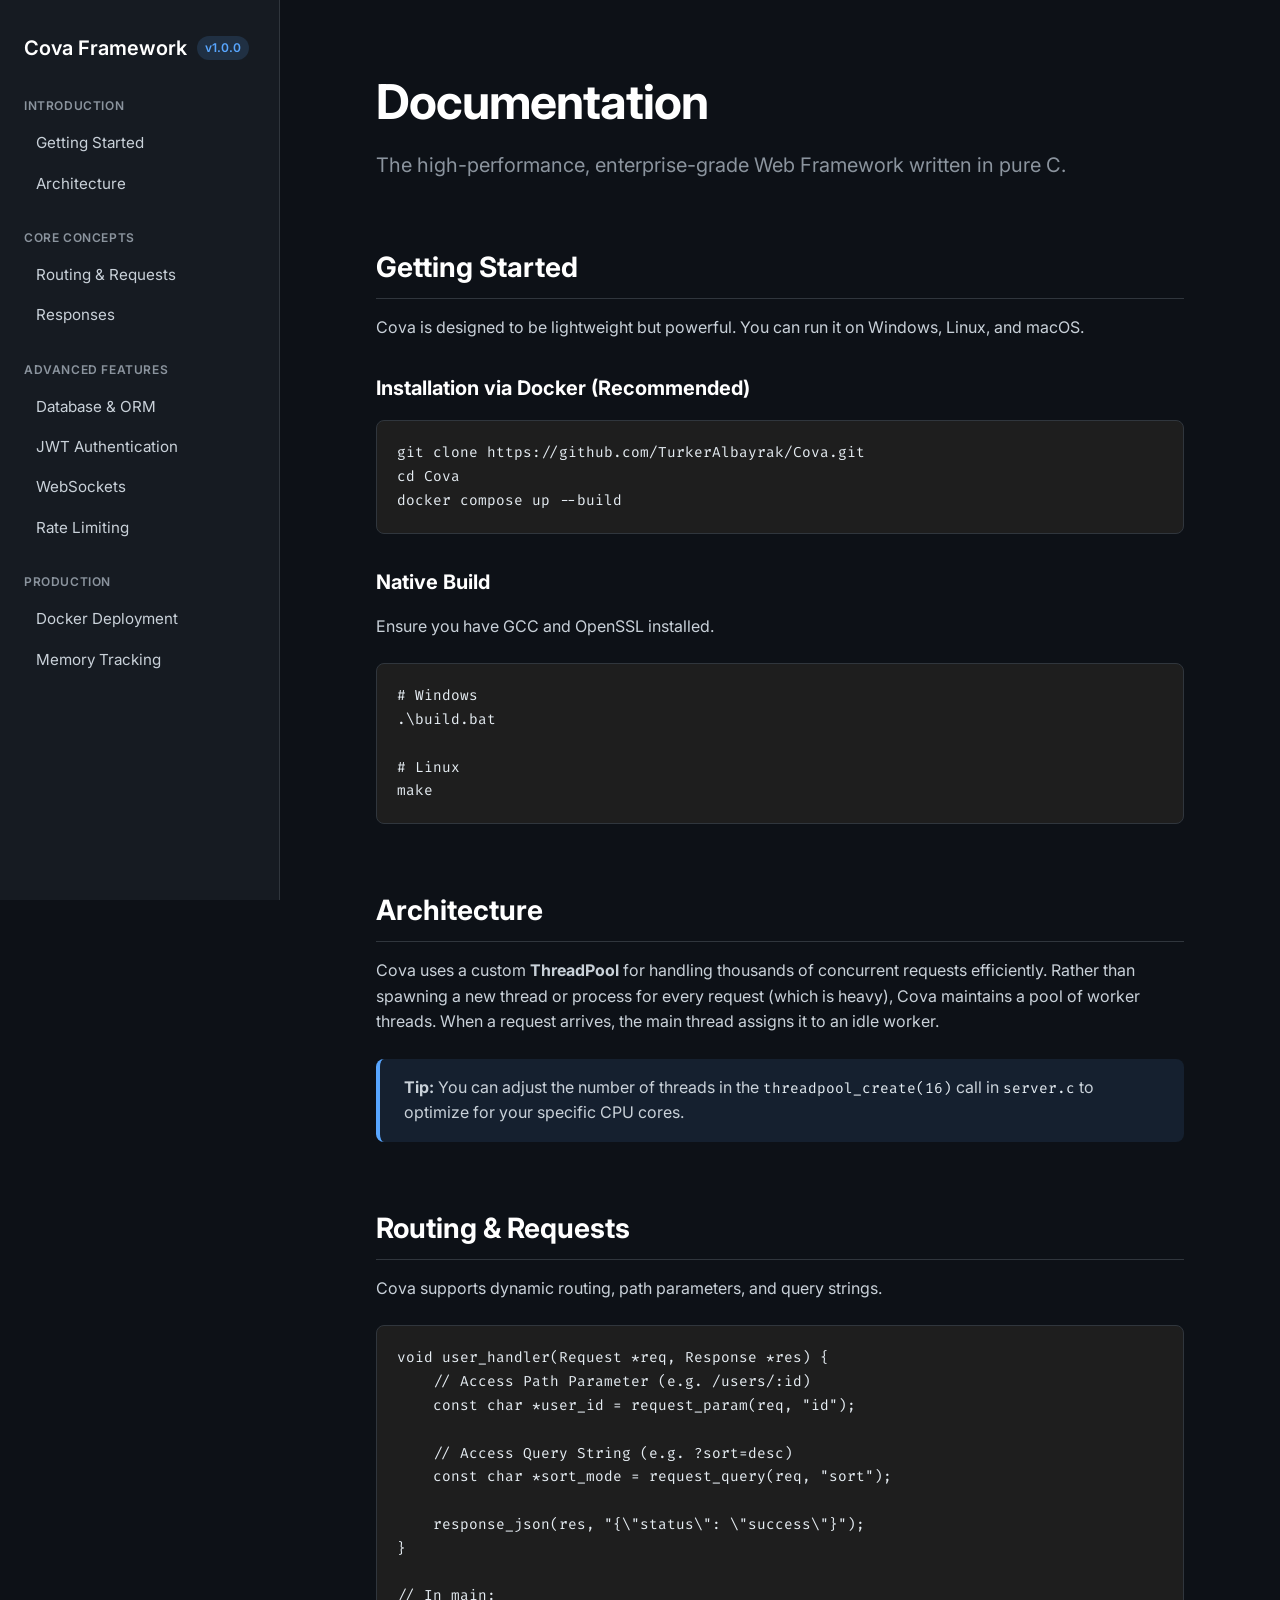
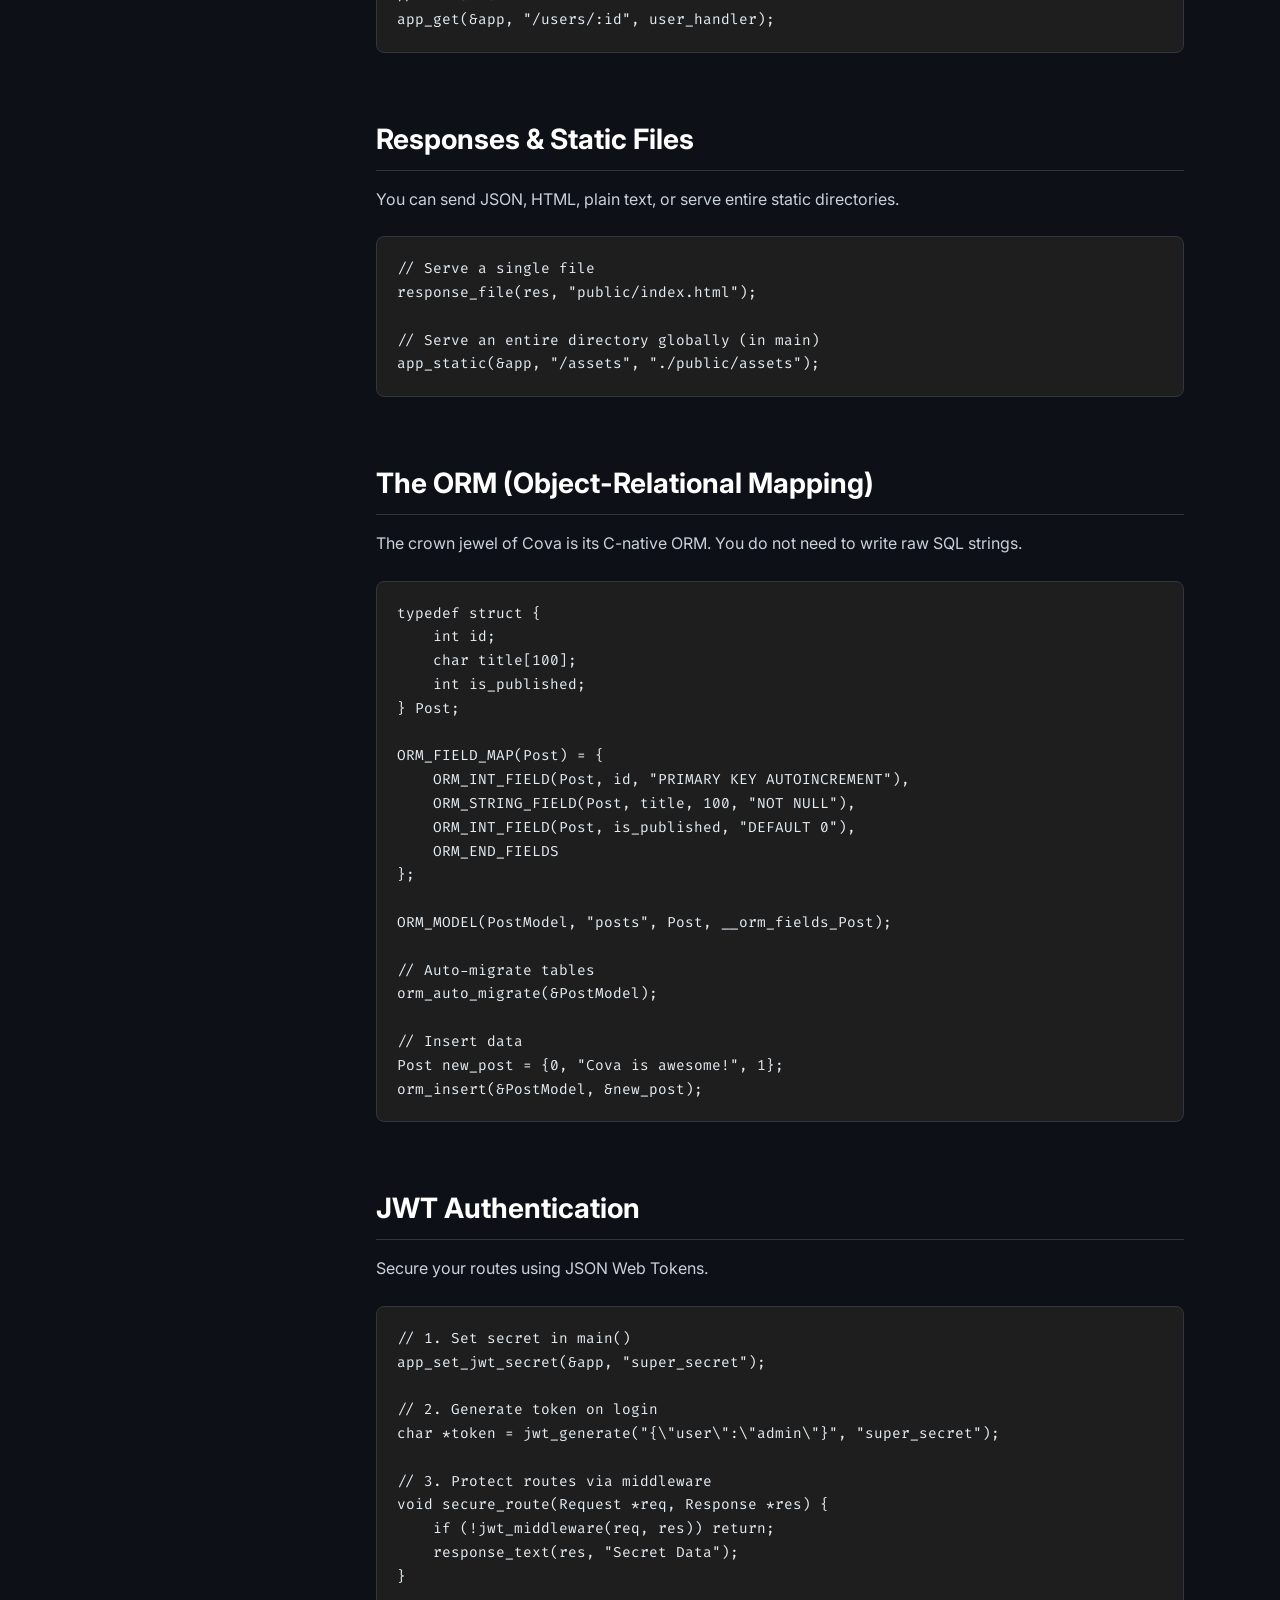
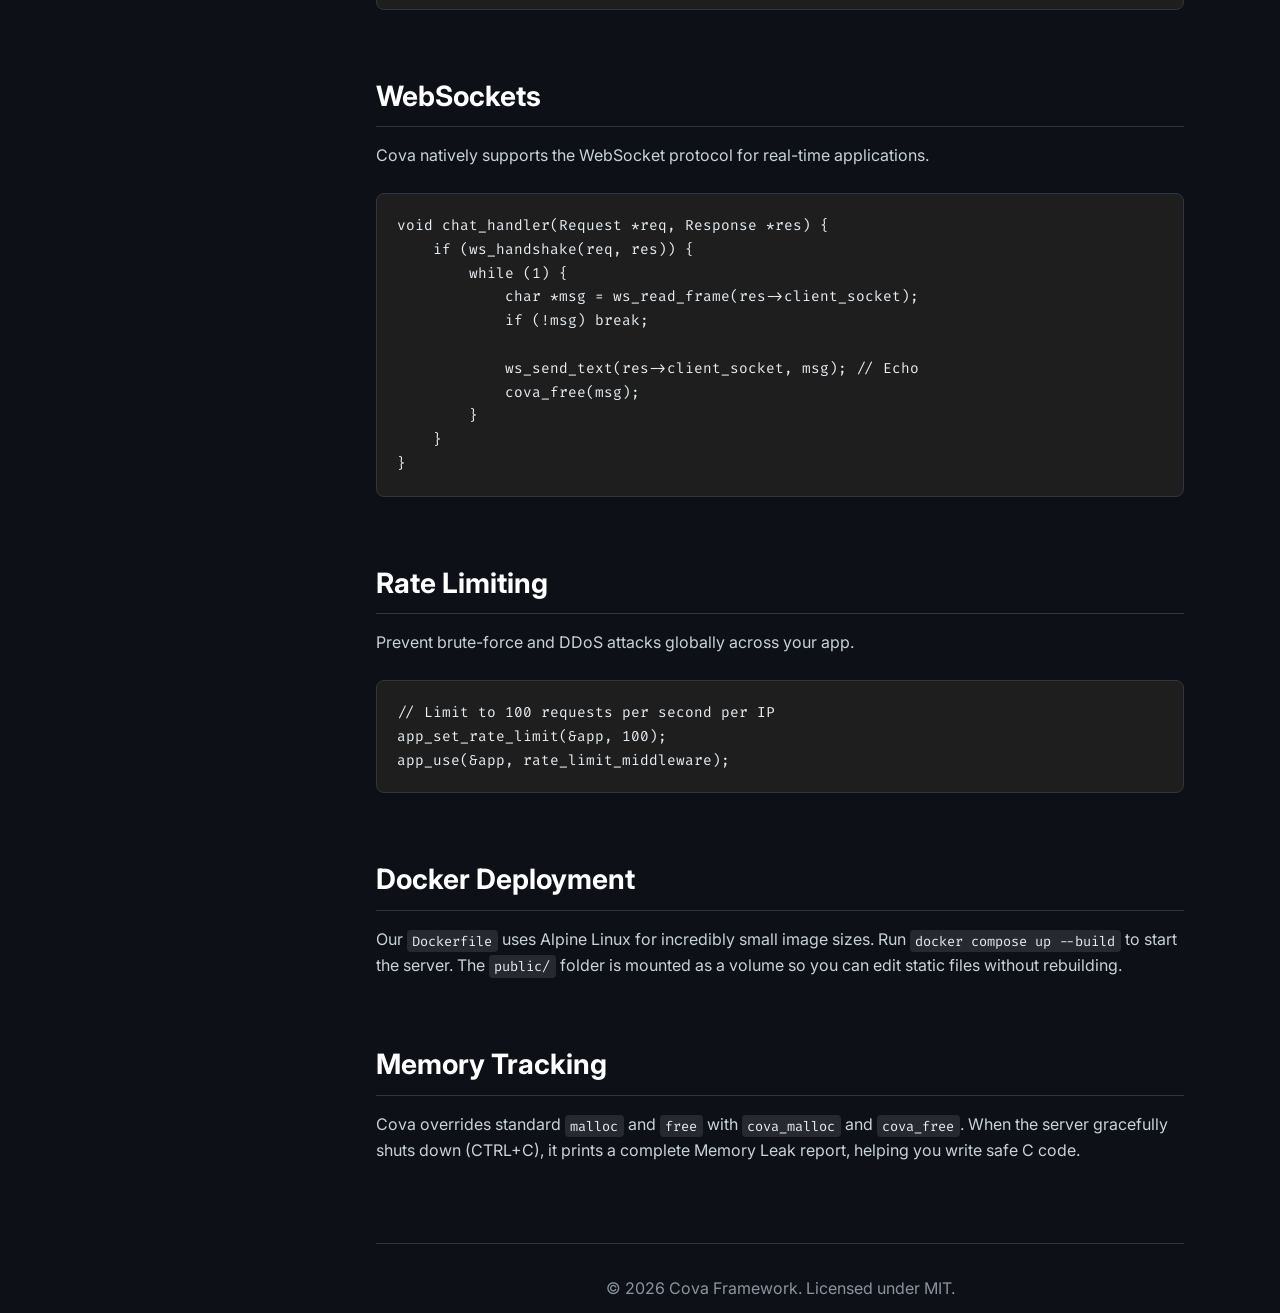
<file: docs/index.html>
<!DOCTYPE html>
<html lang="en">
<head>
    <meta charset="UTF-8">
    <meta name="viewport" content="width=device-width, initial-scale=1.0">
    <title>Cova Framework Documentation</title>
    <link rel="stylesheet" href="style.css">
    <link rel="preconnect" href="https://fonts.googleapis.com">
    <link rel="preconnect" href="https://fonts.gstatic.com" crossorigin>
    <link href="https://fonts.googleapis.com/css2?family=Inter:wght@300;400;500;600;700&family=Fira+Code:wght@400;500&display=swap" rel="stylesheet">
</head>
<body>
    <div class="app-container">
        <!-- Sidebar -->
        <aside class="sidebar">
            <div class="sidebar-header">
                <h2>Cova Framework</h2>
                <span class="badge">v1.0.0</span>
            </div>
            <nav class="sidebar-nav">
                <ul>
                    <li class="nav-title">Introduction</li>
                    <li><a href="#getting-started" class="active">Getting Started</a></li>
                    <li><a href="#architecture">Architecture</a></li>
                    
                    <li class="nav-title">Core Concepts</li>
                    <li><a href="#routing">Routing & Requests</a></li>
                    <li><a href="#responses">Responses</a></li>
                    
                    <li class="nav-title">Advanced Features</li>
                    <li><a href="#orm">Database & ORM</a></li>
                    <li><a href="#jwt">JWT Authentication</a></li>
                    <li><a href="#websockets">WebSockets</a></li>
                    <li><a href="#rate-limiting">Rate Limiting</a></li>
                    
                    <li class="nav-title">Production</li>
                    <li><a href="#docker">Docker Deployment</a></li>
                    <li><a href="#memory-tracking">Memory Tracking</a></li>
                </ul>
            </nav>
        </aside>

        <!-- Main Content -->
        <main class="content">
            <div class="content-header">
                <h1>Documentation</h1>
                <p>The high-performance, enterprise-grade Web Framework written in pure C.</p>
            </div>

            <section id="getting-started" class="doc-section">
                <h2>Getting Started</h2>
                <p>Cova is designed to be lightweight but powerful. You can run it on Windows, Linux, and macOS.</p>
                
                <h3>Installation via Docker (Recommended)</h3>
                <pre><code>git clone https://github.com/TurkerAlbayrak/Cova.git
cd Cova
docker compose up --build</code></pre>
                
                <h3>Native Build</h3>
                <p>Ensure you have GCC and OpenSSL installed.</p>
                <pre><code># Windows
.\build.bat

# Linux
make</code></pre>
            </section>

            <section id="architecture" class="doc-section">
                <h2>Architecture</h2>
                <p>Cova uses a custom <strong>ThreadPool</strong> for handling thousands of concurrent requests efficiently. Rather than spawning a new thread or process for every request (which is heavy), Cova maintains a pool of worker threads. When a request arrives, the main thread assigns it to an idle worker.</p>
                <div class="alert alert-info">
                    <strong>Tip:</strong> You can adjust the number of threads in the <code>threadpool_create(16)</code> call in <code>server.c</code> to optimize for your specific CPU cores.
                </div>
            </section>

            <section id="routing" class="doc-section">
                <h2>Routing & Requests</h2>
                <p>Cova supports dynamic routing, path parameters, and query strings.</p>
                <pre><code>void user_handler(Request *req, Response *res) {
    // Access Path Parameter (e.g. /users/:id)
    const char *user_id = request_param(req, "id");
    
    // Access Query String (e.g. ?sort=desc)
    const char *sort_mode = request_query(req, "sort");
    
    response_json(res, "{\"status\": \"success\"}");
}

// In main:
app_get(&app, "/users/:id", user_handler);</code></pre>
            </section>

            <section id="responses" class="doc-section">
                <h2>Responses & Static Files</h2>
                <p>You can send JSON, HTML, plain text, or serve entire static directories.</p>
                <pre><code>// Serve a single file
response_file(res, "public/index.html");

// Serve an entire directory globally (in main)
app_static(&app, "/assets", "./public/assets");</code></pre>
            </section>

            <section id="orm" class="doc-section">
                <h2>The ORM (Object-Relational Mapping)</h2>
                <p>The crown jewel of Cova is its C-native ORM. You do not need to write raw SQL strings.</p>
                <pre><code>typedef struct {
    int id;
    char title[100];
    int is_published;
} Post;

ORM_FIELD_MAP(Post) = {
    ORM_INT_FIELD(Post, id, "PRIMARY KEY AUTOINCREMENT"),
    ORM_STRING_FIELD(Post, title, 100, "NOT NULL"),
    ORM_INT_FIELD(Post, is_published, "DEFAULT 0"),
    ORM_END_FIELDS
};

ORM_MODEL(PostModel, "posts", Post, __orm_fields_Post);

// Auto-migrate tables
orm_auto_migrate(&PostModel);

// Insert data
Post new_post = {0, "Cova is awesome!", 1};
orm_insert(&PostModel, &new_post);</code></pre>
            </section>

            <section id="jwt" class="doc-section">
                <h2>JWT Authentication</h2>
                <p>Secure your routes using JSON Web Tokens.</p>
                <pre><code>// 1. Set secret in main()
app_set_jwt_secret(&app, "super_secret");

// 2. Generate token on login
char *token = jwt_generate("{\"user\":\"admin\"}", "super_secret");

// 3. Protect routes via middleware
void secure_route(Request *req, Response *res) {
    if (!jwt_middleware(req, res)) return;
    response_text(res, "Secret Data");
}</code></pre>
            </section>

            <section id="websockets" class="doc-section">
                <h2>WebSockets</h2>
                <p>Cova natively supports the WebSocket protocol for real-time applications.</p>
                <pre><code>void chat_handler(Request *req, Response *res) {
    if (ws_handshake(req, res)) {
        while (1) {
            char *msg = ws_read_frame(res->client_socket);
            if (!msg) break;
            
            ws_send_text(res->client_socket, msg); // Echo
            cova_free(msg);
        }
    }
}</code></pre>
            </section>
            
            <section id="rate-limiting" class="doc-section">
                <h2>Rate Limiting</h2>
                <p>Prevent brute-force and DDoS attacks globally across your app.</p>
                <pre><code>// Limit to 100 requests per second per IP
app_set_rate_limit(&app, 100);
app_use(&app, rate_limit_middleware);</code></pre>
            </section>

            <section id="docker" class="doc-section">
                <h2>Docker Deployment</h2>
                <p>Our <code>Dockerfile</code> uses Alpine Linux for incredibly small image sizes. Run <code>docker compose up --build</code> to start the server. The <code>public/</code> folder is mounted as a volume so you can edit static files without rebuilding.</p>
            </section>
            
            <section id="memory-tracking" class="doc-section">
                <h2>Memory Tracking</h2>
                <p>Cova overrides standard <code>malloc</code> and <code>free</code> with <code>cova_malloc</code> and <code>cova_free</code>. When the server gracefully shuts down (CTRL+C), it prints a complete Memory Leak report, helping you write safe C code.</p>
            </section>

            <footer>
                <p>&copy; 2026 Cova Framework. Licensed under MIT.</p>
            </footer>
        </main>
    </div>
    
    <script src="script.js"></script>
</body>
</html>
</file>
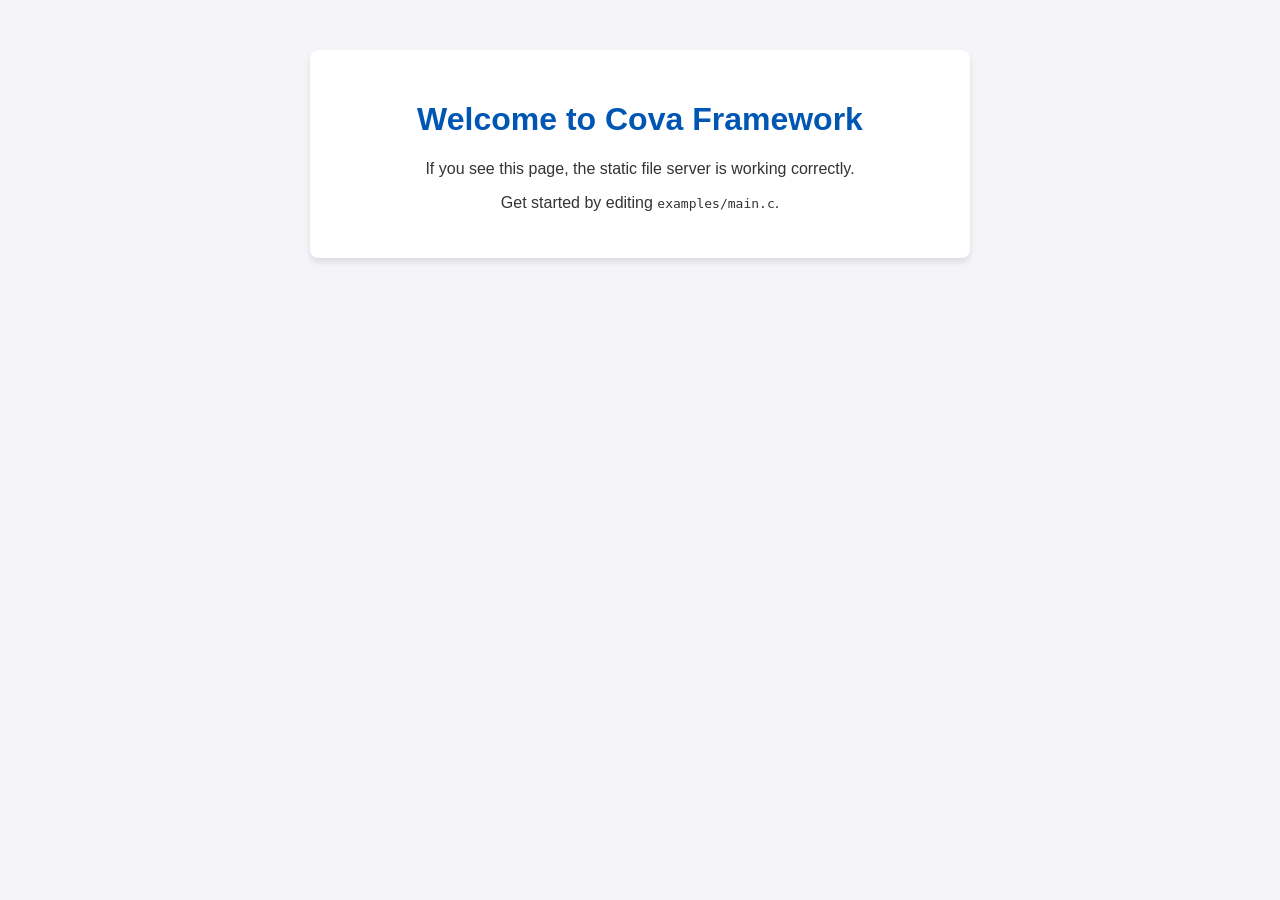
<file: public/index.html>
<!DOCTYPE html>
<html>
<head>
    <title>Cova Framework</title>
    <style>
        body {
            font-family: Arial, sans-serif;
            background-color: #f4f4f9;
            color: #333;
            margin: 0;
            padding: 50px;
            text-align: center;
        }
        h1 {
            color: #0056b3;
        }
        .container {
            background: #fff;
            padding: 30px;
            border-radius: 8px;
            box-shadow: 0 4px 6px rgba(0,0,0,0.1);
            max-width: 600px;
            margin: auto;
        }
    </style>
</head>
<body>
    <div class="container">
        <h1>Welcome to Cova Framework</h1>
        <p>If you see this page, the static file server is working correctly.</p>
        <p>Get started by editing <code>examples/main.c</code>.</p>
    </div>
</body>
</html>
</file>
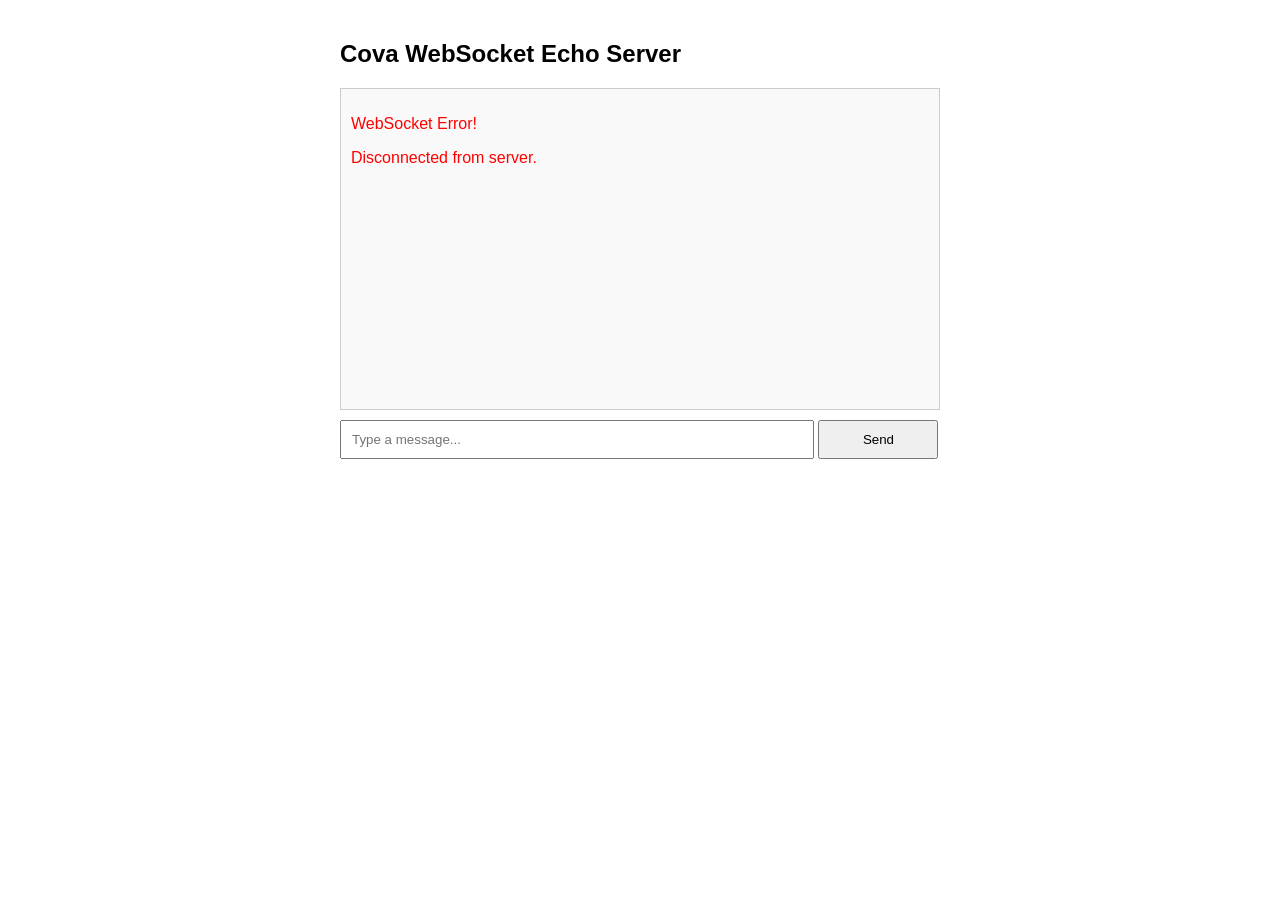
<file: public/chat.html>
<!DOCTYPE html>
<html>
<head>
    <title>Cova WebSocket Test</title>
    <style>
        body { font-family: Arial, sans-serif; padding: 20px; max-width: 600px; margin: auto; }
        #chat { height: 300px; border: 1px solid #ccc; padding: 10px; overflow-y: auto; margin-bottom: 10px; background: #f9f9f9; }
        input[type="text"] { width: 75%; padding: 10px; }
        button { width: 20%; padding: 10px; cursor: pointer; }
    </style>
</head>
<body>
    <h2>Cova WebSocket Echo Server</h2>
    <div id="chat"></div>
    <input type="text" id="msg" placeholder="Type a message..." onkeypress="if(event.key === 'Enter') sendMsg()">
    <button onclick="sendMsg()">Send</button>

    <script>
        const chat = document.getElementById("chat");
        const ws = new WebSocket("ws://" + location.host + "/ws");

        ws.onopen = () => chat.innerHTML += "<p style='color:green'>Connected to Cova WebSocket!</p>";
        ws.onclose = () => chat.innerHTML += "<p style='color:red'>Disconnected from server.</p>";
        ws.onerror = () => chat.innerHTML += "<p style='color:red'>WebSocket Error!</p>";
        
        ws.onmessage = (e) => {
            chat.innerHTML += "<p><strong>Server:</strong> " + e.data + "</p>";
            chat.scrollTop = chat.scrollHeight;
        };

        function sendMsg() {
            const input = document.getElementById("msg");
            if (input.value && ws.readyState === WebSocket.OPEN) {
                chat.innerHTML += "<p style='color:blue'><strong>You:</strong> " + input.value + "</p>";
                ws.send(input.value);
                input.value = "";
            }
        }
    </script>
</body>
</html>
</file>
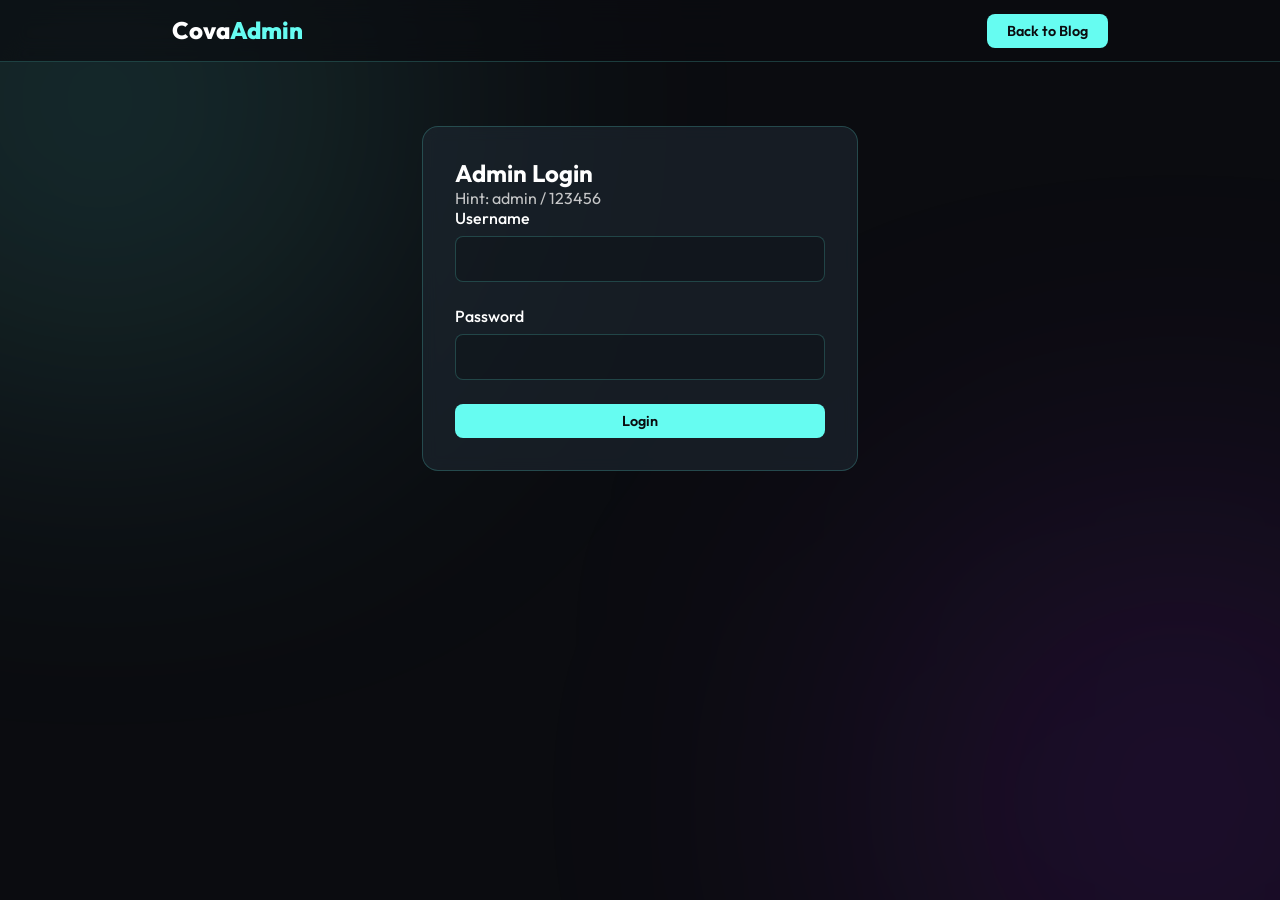
<file: sample_project/public/admin.html>
<!DOCTYPE html>
<html lang="en">
<head>
    <meta charset="UTF-8">
    <meta name="viewport" content="width=device-width, initial-scale=1.0">
    <title>Cova Admin</title>
    <link rel="stylesheet" href="style.css">
    <link href="https://fonts.googleapis.com/css2?family=Outfit:wght@300;400;600;800&display=swap" rel="stylesheet">
</head>
<body>
    <nav class="navbar glass">
        <div class="nav-content">
            <h1 class="logo">Cova<span>Admin</span></h1>
            <div>
                <button id="logout-btn" class="btn btn-outline hidden">Logout</button>
                <a href="index.html" class="btn btn-primary">Back to Blog</a>
            </div>
        </div>
    </nav>

    <main class="container admin-container">
        <!-- Login Form -->
        <div id="login-section" class="glass-card">
            <h2>Admin Login</h2>
            <p>Hint: admin / 123456</p>
            <form id="login-form">
                <div class="form-group">
                    <label>Username</label>
                    <input type="text" id="username" required>
                </div>
                <div class="form-group">
                    <label>Password</label>
                    <input type="password" id="password" required>
                </div>
                <div id="login-error" class="error hidden">Invalid credentials</div>
                <button type="submit" class="btn btn-primary w-100">Login</button>
            </form>
        </div>

        <!-- Dashboard (Hidden by default) -->
        <div id="dashboard-section" class="hidden">
            <header class="dashboard-header">
                <h2>Create New Post</h2>
                <p>You are authenticated via JWT.</p>
            </header>
            
            <form id="post-form" class="glass-card">
                <div class="form-group">
                    <label>Title</label>
                    <input type="text" id="post-title" required placeholder="Enter post title">
                </div>
                <div class="form-group">
                    <label>Content</label>
                    <textarea id="post-content" rows="6" required placeholder="Write your content here..."></textarea>
                </div>
                <div id="post-success" class="success hidden">Post published successfully!</div>
                <div id="post-error" class="error hidden">Failed to publish.</div>
                <button type="submit" class="btn btn-primary">Publish Post</button>
            </form>
        </div>
    </main>

    <!-- Background decoration -->
    <div class="glow glow-1"></div>
    <div class="glow glow-2"></div>

    <script src="app.js"></script>
    <script>
        // Init Admin logic
        document.addEventListener('DOMContentLoaded', initAdmin);
    </script>
</body>
</html>
</file>
<file: docs/style.css>
:root {
    --bg-color: #0d1117;
    --sidebar-bg: #161b22;
    --text-primary: #c9d1d9;
    --text-secondary: #8b949e;
    --accent: #58a6ff;
    --accent-hover: #79c0ff;
    --border: #30363d;
    --code-bg: #1e1e1e;
}

* {
    box-sizing: border-box;
    margin: 0;
    padding: 0;
}

body {
    font-family: 'Inter', -apple-system, sans-serif;
    background-color: var(--bg-color);
    color: var(--text-primary);
    line-height: 1.6;
}

.app-container {
    display: flex;
    min-height: 100vh;
}

/* Sidebar */
.sidebar {
    width: 280px;
    background-color: var(--sidebar-bg);
    border-right: 1px solid var(--border);
    position: fixed;
    height: 100vh;
    overflow-y: auto;
    padding: 2rem 1.5rem;
}

.sidebar-header {
    display: flex;
    align-items: center;
    gap: 10px;
    margin-bottom: 2rem;
}

.sidebar-header h2 {
    font-size: 1.25rem;
    font-weight: 600;
    color: #fff;
}

.badge {
    background: rgba(88, 166, 255, 0.15);
    color: var(--accent);
    padding: 2px 8px;
    border-radius: 12px;
    font-size: 0.75rem;
    font-weight: 600;
}

.sidebar-nav ul {
    list-style: none;
}

.sidebar-nav .nav-title {
    font-size: 0.75rem;
    text-transform: uppercase;
    letter-spacing: 0.05em;
    color: var(--text-secondary);
    margin: 1.5rem 0 0.5rem 0;
    font-weight: 600;
}

.sidebar-nav a {
    display: block;
    padding: 8px 12px;
    color: var(--text-primary);
    text-decoration: none;
    border-radius: 6px;
    transition: all 0.2s;
    font-size: 0.95rem;
}

.sidebar-nav a:hover {
    background-color: rgba(255, 255, 255, 0.05);
    color: #fff;
}

.sidebar-nav a.active {
    background-color: rgba(88, 166, 255, 0.1);
    color: var(--accent);
    font-weight: 500;
}

/* Main Content */
.content {
    flex: 1;
    margin-left: 280px;
    padding: 4rem 6rem;
    max-width: 1000px;
}

.content-header h1 {
    font-size: 3rem;
    font-weight: 700;
    color: #fff;
    margin-bottom: 0.5rem;
    letter-spacing: -0.02em;
}

.content-header p {
    font-size: 1.25rem;
    color: var(--text-secondary);
    margin-bottom: 4rem;
}

.doc-section {
    margin-bottom: 4rem;
}

.doc-section h2 {
    font-size: 1.75rem;
    color: #fff;
    margin-bottom: 1rem;
    padding-bottom: 0.5rem;
    border-bottom: 1px solid var(--border);
}

.doc-section h3 {
    font-size: 1.25rem;
    margin: 2rem 0 1rem;
    color: #fff;
}

.doc-section p {
    margin-bottom: 1.5rem;
}

pre {
    background-color: var(--code-bg);
    border: 1px solid var(--border);
    border-radius: 8px;
    padding: 1.25rem;
    overflow-x: auto;
    margin-bottom: 1.5rem;
}

code {
    font-family: 'Fira Code', monospace;
    font-size: 0.9rem;
    color: #e6edf3;
}

p code {
    background-color: rgba(255, 255, 255, 0.1);
    padding: 0.2em 0.4em;
    border-radius: 4px;
    font-size: 0.85em;
}

.alert {
    padding: 1rem 1.5rem;
    border-radius: 8px;
    margin-bottom: 1.5rem;
    border-left: 4px solid;
}

.alert-info {
    background: rgba(88, 166, 255, 0.1);
    border-color: var(--accent);
    color: #c9d1d9;
}

footer {
    margin-top: 5rem;
    padding-top: 2rem;
    border-top: 1px solid var(--border);
    text-align: center;
    color: var(--text-secondary);
}

/* Scrollbar */
::-webkit-scrollbar {
    width: 8px;
    height: 8px;
}
::-webkit-scrollbar-track {
    background: var(--bg-color);
}
::-webkit-scrollbar-thumb {
    background: var(--border);
    border-radius: 4px;
}
::-webkit-scrollbar-thumb:hover {
    background: #484f58;
}
</file>
<file: sample_project/public/style.css>
:root {
    --bg-color: #0b0c10;
    --card-bg: rgba(31, 40, 51, 0.6);
    --text-primary: #c5c6c7;
    --text-header: #ffffff;
    --accent: #66fcf1;
    --accent-dark: #45a29e;
    --glass-border: rgba(102, 252, 241, 0.2);
}

* {
    margin: 0;
    padding: 0;
    box-sizing: border-box;
}

body {
    font-family: 'Outfit', sans-serif;
    background-color: var(--bg-color);
    color: var(--text-primary);
    min-height: 100vh;
    overflow-x: hidden;
}

/* Typography */
h1, h2, h3 {
    color: var(--text-header);
    line-height: 1.2;
}

.gradient-text {
    background: linear-gradient(135deg, var(--accent) 0%, #a020f0 100%);
    -webkit-background-clip: text;
    -webkit-text-fill-color: transparent;
}

/* Background Glow */
.glow {
    position: fixed;
    width: 600px;
    height: 600px;
    border-radius: 50%;
    filter: blur(150px);
    z-index: -1;
}

.glow-1 {
    top: -200px;
    left: -200px;
    background: rgba(102, 252, 241, 0.15);
}

.glow-2 {
    bottom: -200px;
    right: -200px;
    background: rgba(160, 32, 240, 0.15);
}

/* Layout */
.container {
    max-width: 1000px;
    margin: 0 auto;
    padding: 0 2rem;
}

/* Navbar */
.navbar {
    position: sticky;
    top: 0;
    z-index: 100;
    padding: 1rem 0;
    border-bottom: 1px solid var(--glass-border);
}

.glass {
    background: rgba(11, 12, 16, 0.7);
    backdrop-filter: blur(12px);
    -webkit-backdrop-filter: blur(12px);
}

.nav-content {
    max-width: 1000px;
    margin: 0 auto;
    padding: 0 2rem;
    display: flex;
    justify-content: space-between;
    align-items: center;
}

.logo {
    font-size: 1.5rem;
    font-weight: 800;
}

.logo span {
    color: var(--accent);
}

/* Buttons */
.btn {
    padding: 0.5rem 1.25rem;
    border-radius: 8px;
    font-family: inherit;
    font-weight: 600;
    font-size: 0.9rem;
    cursor: pointer;
    text-decoration: none;
    transition: all 0.3s ease;
    border: none;
}

.btn-outline {
    background: transparent;
    border: 1px solid var(--accent);
    color: var(--accent);
}

.btn-outline:hover {
    background: rgba(102, 252, 241, 0.1);
}

.btn-primary {
    background: var(--accent);
    color: var(--bg-color);
}

.btn-primary:hover {
    box-shadow: 0 0 15px rgba(102, 252, 241, 0.4);
}

.w-100 { width: 100%; }

/* Hero */
.hero {
    text-align: center;
    padding: 6rem 0 4rem;
}

.hero h2 {
    font-size: 3.5rem;
    margin-bottom: 1rem;
}

.hero p {
    font-size: 1.2rem;
    color: var(--text-primary);
}

/* Cards / Posts Grid */
.posts-grid {
    display: grid;
    grid-template-columns: repeat(auto-fill, minmax(300px, 1fr));
    gap: 2rem;
    padding-bottom: 4rem;
}

.glass-card {
    background: var(--card-bg);
    border: 1px solid var(--glass-border);
    border-radius: 16px;
    padding: 2rem;
    backdrop-filter: blur(8px);
    transition: transform 0.3s ease, box-shadow 0.3s ease;
}

.post-card:hover {
    transform: translateY(-5px);
    box-shadow: 0 10px 30px rgba(0,0,0,0.5);
    border-color: rgba(102, 252, 241, 0.4);
}

.post-card h3 {
    font-size: 1.5rem;
    margin-bottom: 0.5rem;
}

.post-meta {
    font-size: 0.85rem;
    color: var(--accent-dark);
    margin-bottom: 1rem;
}

.post-content {
    line-height: 1.6;
}

.loading {
    text-align: center;
    font-size: 1.2rem;
    color: var(--accent);
    grid-column: 1 / -1;
    padding: 2rem;
}

/* Forms (Admin) */
.admin-container {
    padding-top: 4rem;
    max-width: 500px;
}

#dashboard-section {
    max-width: 800px;
    margin: 0 auto;
}

.dashboard-header {
    text-align: center;
    margin-bottom: 2rem;
}

.form-group {
    margin-bottom: 1.5rem;
}

.form-group label {
    display: block;
    margin-bottom: 0.5rem;
    font-weight: 500;
    color: var(--text-header);
}

input, textarea {
    width: 100%;
    padding: 0.75rem 1rem;
    background: rgba(0,0,0,0.2);
    border: 1px solid var(--glass-border);
    border-radius: 8px;
    color: #fff;
    font-family: inherit;
    font-size: 1rem;
    transition: border-color 0.3s ease;
}

input:focus, textarea:focus {
    outline: none;
    border-color: var(--accent);
}

.error {
    color: #ff4b4b;
    margin-bottom: 1rem;
    font-size: 0.9rem;
}

.success {
    color: var(--accent);
    margin-bottom: 1rem;
    font-size: 0.9rem;
}

.hidden {
    display: none !important;
}
</file>
